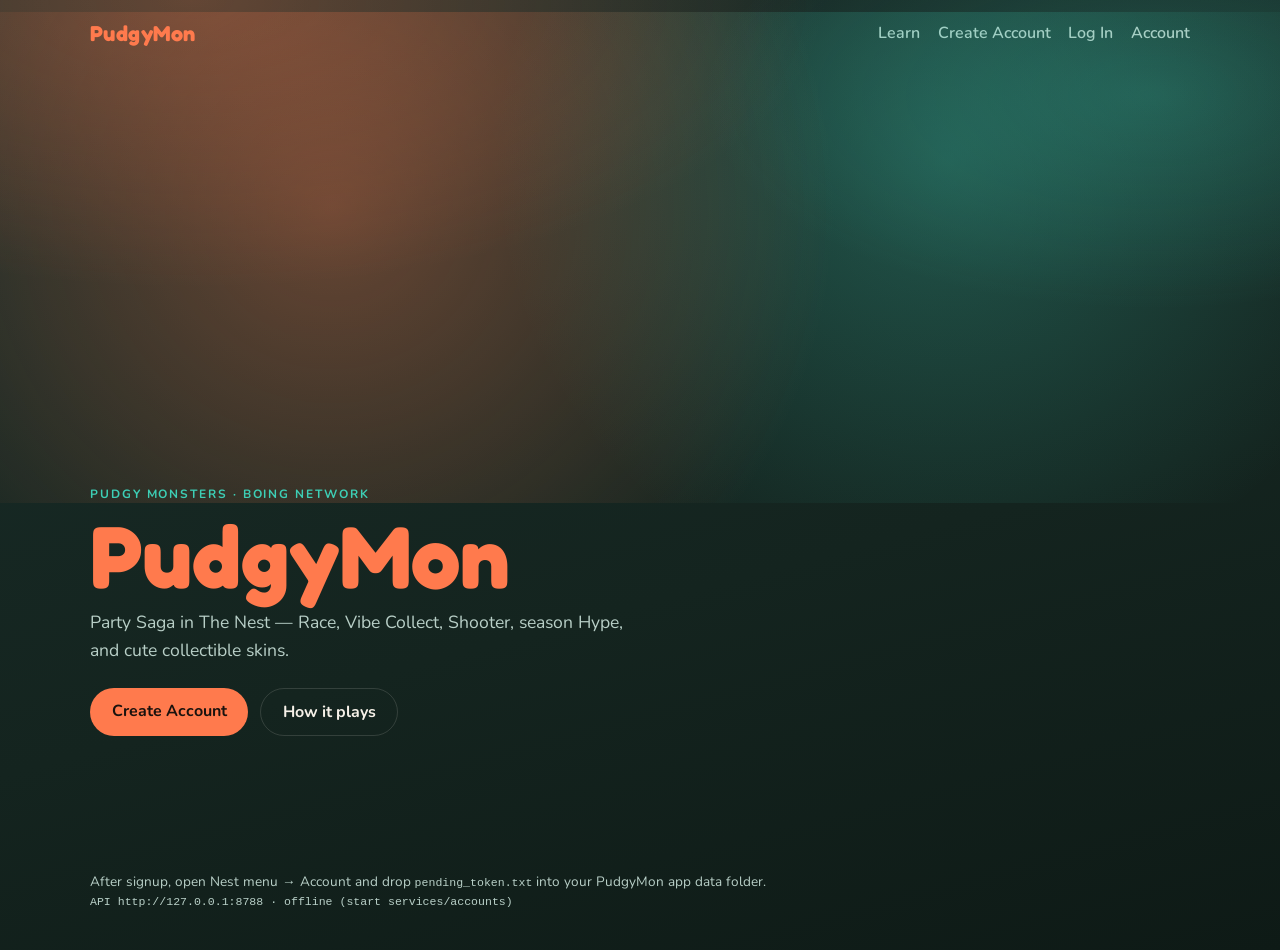
<file: web/index.html>
<!DOCTYPE html>
<html lang="en">
<head>
  <meta charset="utf-8" />
  <meta name="viewport" content="width=device-width, initial-scale=1" />
  <title>PudgyMon: Party Saga</title>
  <link rel="stylesheet" href="css/site.css" />
</head>
<body>
  <nav class="nav">
    <a class="nav-brand" href="index.html">PudgyMon</a>
    <div class="nav-links">
      <a data-nav href="learn.html">Learn</a>
      <a data-nav href="signup.html">Create Account</a>
      <a data-nav href="login.html">Log In</a>
      <a data-nav href="account.html">Account</a>
    </div>
  </nav>

  <main class="shell wide">
    <section class="hero">
      <p class="eyebrow">Pudgy Monsters · Boing Network</p>
      <h1 class="brand-hero">PudgyMon</h1>
      <p class="lede">
        Party Saga in The Nest — Race, Vibe Collect, Shooter, season Hype, and cute collectible skins.
      </p>
      <div class="cta-row">
        <a class="btn" href="signup.html">Create Account</a>
        <a class="btn ghost" href="learn.html">How it plays</a>
      </div>
    </section>
  </main>

  <footer>
    After signup, open Nest menu → Account and drop <code class="mono">pending_token.txt</code>
    into your PudgyMon app data folder.
    <br /><span class="mono" id="apiHealth"></span>
  </footer>
  <script src="js/config.js"></script>
  <script src="js/api.js"></script>
  <script src="js/nav.js"></script>
</body>
</html>
</file>
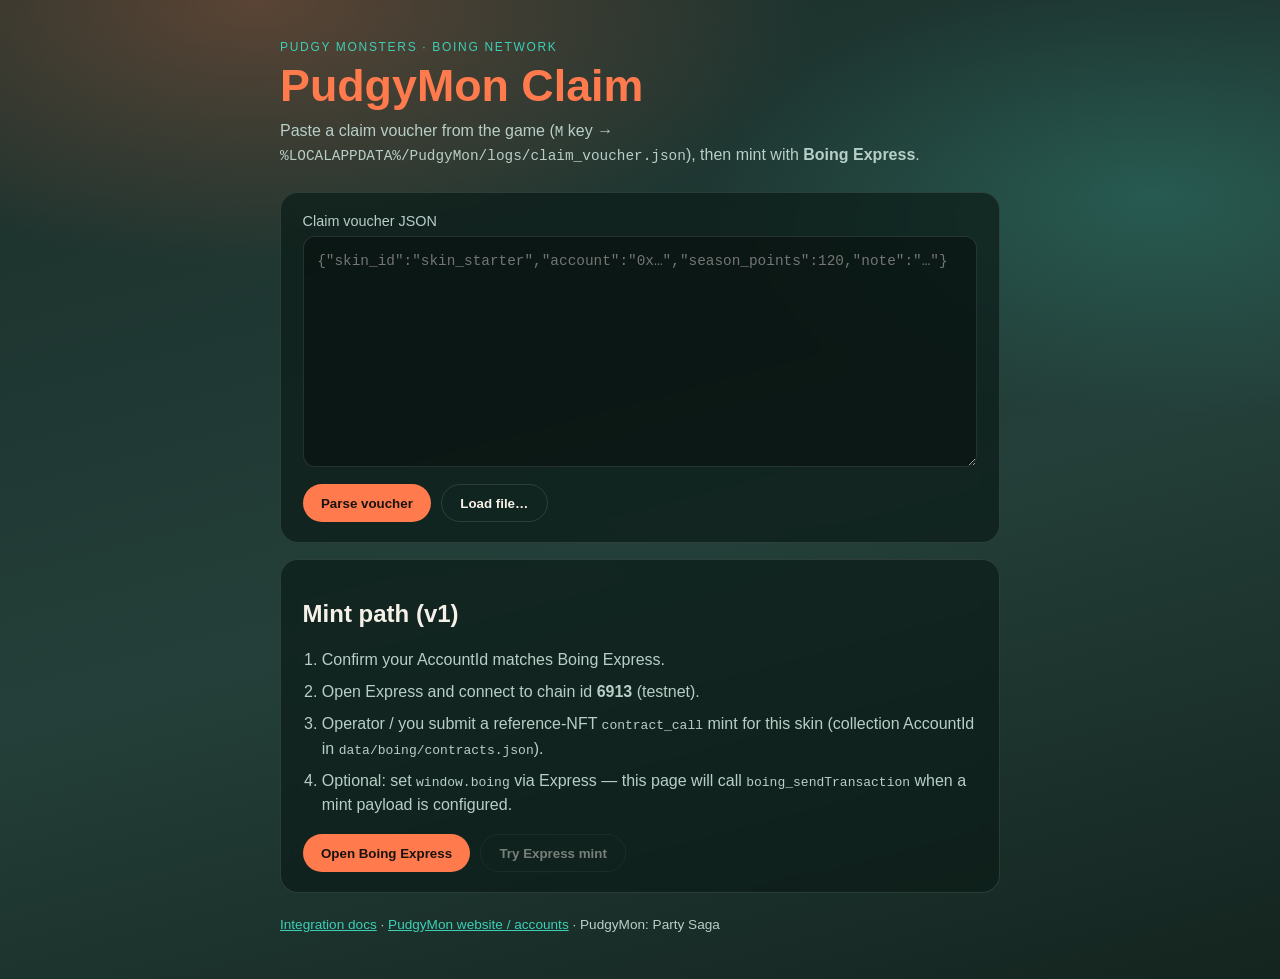
<file: companion/claim/index.html>
<!DOCTYPE html>
<html lang="en">
<head>
  <meta charset="utf-8" />
  <meta name="viewport" content="width=device-width, initial-scale=1" />
  <title>PudgyMon — Claim Companion</title>
  <link rel="stylesheet" href="styles.css" />
</head>
<body>
  <main class="shell">
    <header>
      <p class="eyebrow">Pudgy Monsters · Boing Network</p>
      <h1>PudgyMon Claim</h1>
      <p class="lede">
        Paste a claim voucher from the game (<code>M</code> key →
        <code>%LOCALAPPDATA%/PudgyMon/logs/claim_voucher.json</code>),
        then mint with <strong>Boing Express</strong>.
      </p>
    </header>

    <section class="panel">
      <label for="voucher">Claim voucher JSON</label>
      <textarea id="voucher" rows="10" placeholder='{"skin_id":"skin_starter","account":"0x…","season_points":120,"note":"…"}'></textarea>
      <div class="row">
        <button type="button" id="parseBtn">Parse voucher</button>
        <button type="button" id="fileBtn" class="ghost">Load file…</button>
        <input type="file" id="fileInput" accept="application/json,.json" hidden />
      </div>
      <p id="parseStatus" class="status" hidden></p>
    </section>

    <section class="panel" id="summary" hidden>
      <h2>Ready to claim</h2>
      <dl>
        <div><dt>Skin</dt><dd id="outSkin">—</dd></div>
        <div><dt>Account</dt><dd id="outAccount" class="mono">—</dd></div>
        <div><dt>Season points</dt><dd id="outPoints">—</dd></div>
        <div><dt>Note</dt><dd id="outNote">—</dd></div>
      </dl>
    </section>

    <section class="panel steps">
      <h2>Mint path (v1)</h2>
      <ol>
        <li>Confirm your AccountId matches Boing Express.</li>
        <li>Open Express and connect to chain id <strong>6913</strong> (testnet).</li>
        <li>Operator / you submit a reference-NFT <code>contract_call</code> mint for this skin
          (collection AccountId in <code>data/boing/contracts.json</code>).</li>
        <li>Optional: set <code>window.boing</code> via Express — this page will call
          <code>boing_sendTransaction</code> when a mint payload is configured.</li>
      </ol>
      <div class="row">
        <button type="button" id="expressBtn">Open Boing Express</button>
        <button type="button" id="mintBtn" class="ghost" disabled>Try Express mint</button>
      </div>
      <p id="mintStatus" class="status" hidden></p>
    </section>

    <footer>
      <a href="../../docs/BOING_INTEGRATION.md">Integration docs</a>
      · <a href="../../web/index.html">PudgyMon website / accounts</a>
      · PudgyMon: Party Saga
    </footer>
  </main>
  <script src="claim.js"></script>
</body>
</html>
</file>
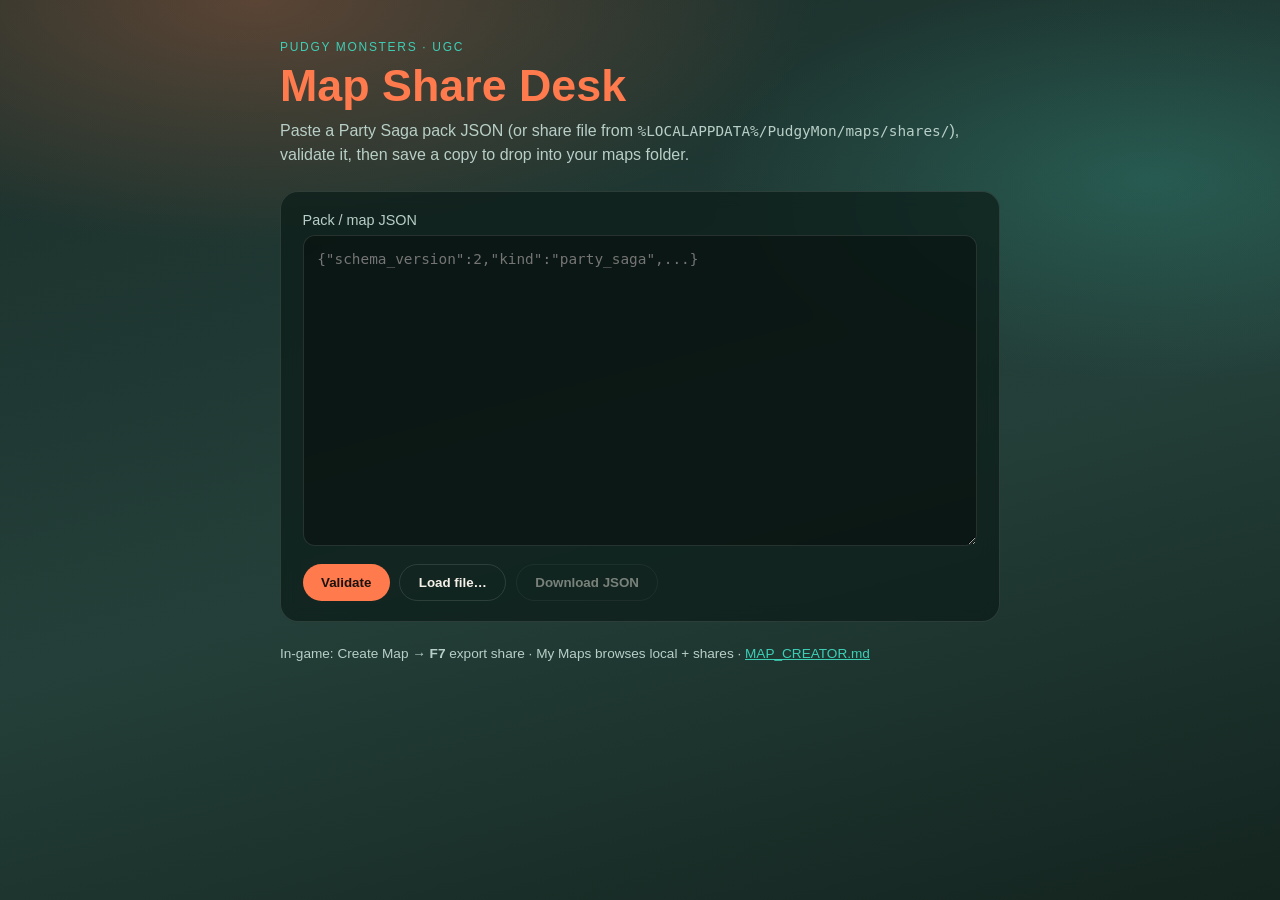
<file: companion/maps/index.html>
<!DOCTYPE html>
<html lang="en">
<head>
  <meta charset="utf-8" />
  <meta name="viewport" content="width=device-width, initial-scale=1" />
  <title>PudgyMon — Map Share Desk</title>
  <link rel="stylesheet" href="../claim/styles.css" />
</head>
<body>
  <main class="shell">
    <header>
      <p class="eyebrow">Pudgy Monsters · UGC</p>
      <h1>Map Share Desk</h1>
      <p class="lede">
        Paste a Party Saga pack JSON (or share file from
        <code>%LOCALAPPDATA%/PudgyMon/maps/shares/</code>), validate it, then save a copy to drop into your maps folder.
      </p>
    </header>

    <section class="panel">
      <label for="pack">Pack / map JSON</label>
      <textarea id="pack" rows="14" placeholder='{"schema_version":2,"kind":"party_saga",...}'></textarea>
      <div class="row">
        <button type="button" id="validateBtn">Validate</button>
        <button type="button" id="fileBtn" class="ghost">Load file…</button>
        <input type="file" id="fileInput" accept="application/json,.json" hidden />
        <button type="button" id="downloadBtn" class="ghost" disabled>Download JSON</button>
      </div>
      <p id="status" class="status" hidden></p>
    </section>

    <section class="panel" id="summary" hidden>
      <h2>Validated</h2>
      <dl>
        <div><dt>Kind</dt><dd id="outKind">—</dd></div>
        <div><dt>Id</dt><dd id="outId" class="mono">—</dd></div>
        <div><dt>Label</dt><dd id="outLabel">—</dd></div>
      </dl>
    </section>

    <footer>
      In-game: Create Map → <strong>F7</strong> export share · My Maps browses local + shares ·
      <a href="../../docs/MAP_CREATOR.md">MAP_CREATOR.md</a>
    </footer>
  </main>
  <script src="maps.js"></script>
</body>
</html>
</file>
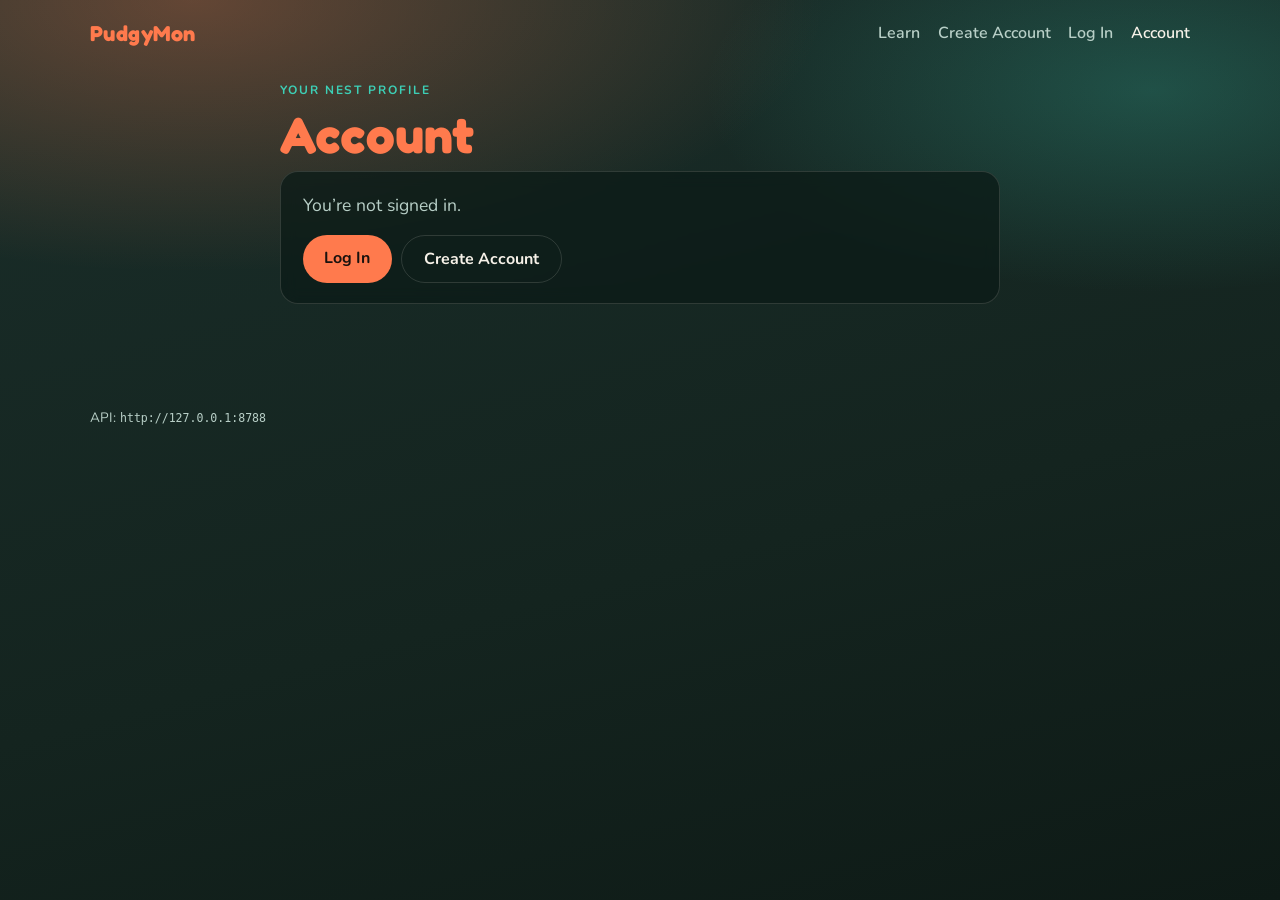
<file: web/account.html>
<!DOCTYPE html>
<html lang="en">
<head>
  <meta charset="utf-8" />
  <meta name="viewport" content="width=device-width, initial-scale=1" />
  <title>Account — PudgyMon</title>
  <link rel="stylesheet" href="css/site.css" />
</head>
<body>
  <nav class="nav">
    <a class="nav-brand" href="index.html">PudgyMon</a>
    <div class="nav-links">
      <a data-nav href="learn.html">Learn</a>
      <a data-nav href="signup.html">Create Account</a>
      <a data-nav href="login.html">Log In</a>
      <a data-nav href="account.html">Account</a>
    </div>
  </nav>

  <main class="shell">
    <p class="eyebrow">Your Nest profile</p>
    <h1 class="brand-hero" style="font-size: clamp(2.2rem, 6vw, 3.2rem)">Account</h1>

    <section class="panel" id="guestPanel">
      <p class="lede" style="margin: 0">You’re not signed in.</p>
      <div class="row">
        <a class="btn" href="login.html">Log In</a>
        <a class="btn ghost" href="signup.html">Create Account</a>
      </div>
    </section>

    <section class="panel" id="userPanel" hidden>
      <p id="who" class="lede" style="margin-top: 0"></p>
      <form id="profileForm">
        <label for="display_name">Display name</label>
        <input id="display_name" maxlength="48" required />

        <label for="boing_wallet">Boing wallet (0x + 64 hex AccountId)</label>
        <input id="boing_wallet" class="mono" placeholder="0x…" />
        <p class="lede" style="margin: 0 0 12px; font-size: 0.9rem">
          Created automatically at registration and linked to this account.
          Editing replaces the custodial wallet with an external AccountId.
        </p>

        <div class="row">
          <button class="btn" type="submit">Save</button>
          <button class="btn ghost" type="button" id="exportWalletBtn">Export wallet secret</button>
          <button class="btn ghost" type="button" id="tokenBtn">Show game token</button>
          <button class="btn ghost" type="button" id="logoutBtn">Log out</button>
        </div>
      </form>
      <p id="status" class="status" hidden></p>
      <div id="tokenPanel" hidden>
        <div class="token-box mono" id="tokenOut"></div>
        <div class="row">
          <button class="btn ghost" type="button" id="downloadBtn">Download pending_token.txt</button>
        </div>
      </div>
    </section>
  </main>

  <footer>API: <span class="mono" id="apiLabel"></span></footer>
  <script src="js/config.js"></script>
  <script src="js/api.js"></script>
  <script src="js/nav.js"></script>
  <script>
    document.getElementById("apiLabel").textContent = PudgyMonApi.apiBase();
    const guest = document.getElementById("guestPanel");
    const user = document.getElementById("userPanel");
    const status = document.getElementById("status");
    const who = document.getElementById("who");

    async function load() {
      if (!PudgyMonApi.getToken()) {
        guest.hidden = false;
        user.hidden = true;
        return;
      }
      try {
        const profile = await PudgyMonApi.me();
        guest.hidden = true;
        user.hidden = false;
        who.textContent = `${profile.email} · id ${profile.id}`;
        display_name.value = profile.display_name || "";
        boing_wallet.value = profile.boing_wallet || "";
      } catch (err) {
        PudgyMonApi.logout();
        guest.hidden = false;
        user.hidden = true;
      }
    }

    document.getElementById("profileForm").onsubmit = async (e) => {
      e.preventDefault();
      status.hidden = false;
      status.classList.remove("err");
      try {
        const profile = await PudgyMonApi.patchMe({
          display_name: display_name.value.trim(),
          boing_wallet: boing_wallet.value.trim(),
        });
        status.textContent = "Saved.";
        who.textContent = `${profile.email} · id ${profile.id}`;
      } catch (err) {
        status.classList.add("err");
        status.textContent = err.message || String(err);
      }
    };

    document.getElementById("exportWalletBtn").onclick = async () => {
      status.hidden = false;
      status.classList.remove("err");
      try {
        const data = await PudgyMonApi.exportWalletSecret();
        tokenPanel.hidden = false;
        tokenOut.textContent = `wallet: ${data.boing_wallet}\nsecret: ${data.boing_wallet_secret}`;
        status.textContent = "Custodial wallet secret loaded — store offline.";
      } catch (err) {
        status.classList.add("err");
        status.textContent = err.message || String(err);
      }
    };

    document.getElementById("tokenBtn").onclick = () => {
      tokenPanel.hidden = false;
      tokenOut.textContent = PudgyMonApi.getToken();
    };
    document.getElementById("downloadBtn").onclick = () => PudgyMonApi.downloadGameToken();
    document.getElementById("logoutBtn").onclick = () => {
      PudgyMonApi.logout();
      location.reload();
    };

    load();
  </script>
</body>
</html>
</file>
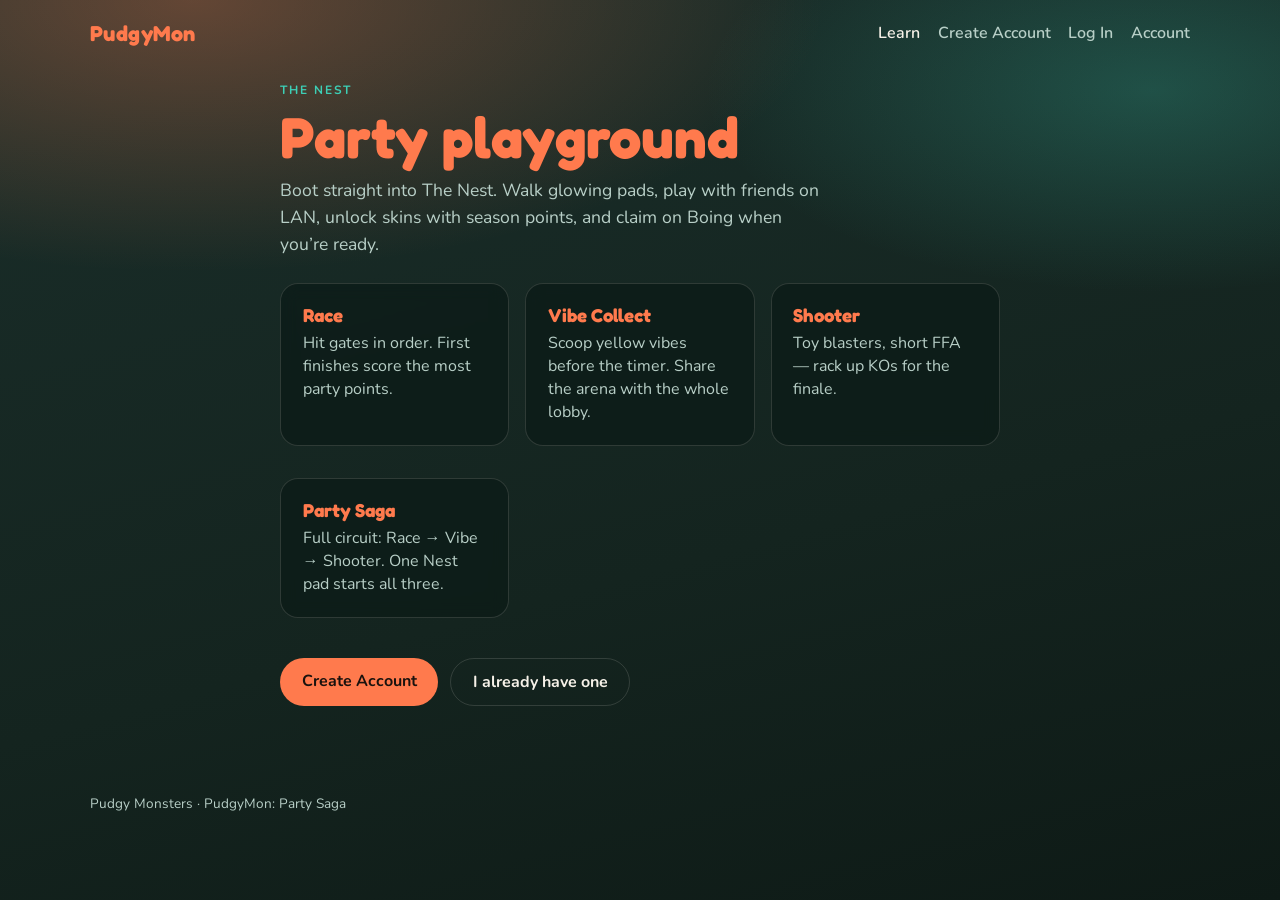
<file: web/learn.html>
<!DOCTYPE html>
<html lang="en">
<head>
  <meta charset="utf-8" />
  <meta name="viewport" content="width=device-width, initial-scale=1" />
  <title>Learn — PudgyMon</title>
  <link rel="stylesheet" href="css/site.css" />
</head>
<body>
  <nav class="nav">
    <a class="nav-brand" href="index.html">PudgyMon</a>
    <div class="nav-links">
      <a data-nav href="learn.html">Learn</a>
      <a data-nav href="signup.html">Create Account</a>
      <a data-nav href="login.html">Log In</a>
      <a data-nav href="account.html">Account</a>
    </div>
  </nav>

  <main class="shell">
    <p class="eyebrow">The Nest</p>
    <h1 class="brand-hero" style="font-size: clamp(2.4rem, 7vw, 3.6rem)">Party playground</h1>
    <p class="lede">
      Boot straight into The Nest. Walk glowing pads, play with friends on LAN, unlock skins with season points, and claim on Boing when you’re ready.
    </p>

    <div class="learn-grid">
      <article class="panel">
        <h3>Race</h3>
        <p>Hit gates in order. First finishes score the most party points.</p>
      </article>
      <article class="panel">
        <h3>Vibe Collect</h3>
        <p>Scoop yellow vibes before the timer. Share the arena with the whole lobby.</p>
      </article>
      <article class="panel">
        <h3>Shooter</h3>
        <p>Toy blasters, short FFA — rack up KOs for the finale.</p>
      </article>
      <article class="panel">
        <h3>Party Saga</h3>
        <p>Full circuit: Race → Vibe → Shooter. One Nest pad starts all three.</p>
      </article>
    </div>

    <div class="cta-row" style="margin-top: 1.5rem">
      <a class="btn" href="signup.html">Create Account</a>
      <a class="btn ghost" href="login.html">I already have one</a>
    </div>
  </main>

  <footer>Pudgy Monsters · PudgyMon: Party Saga</footer>
  <script src="js/nav.js"></script>
</body>
</html>
</file>
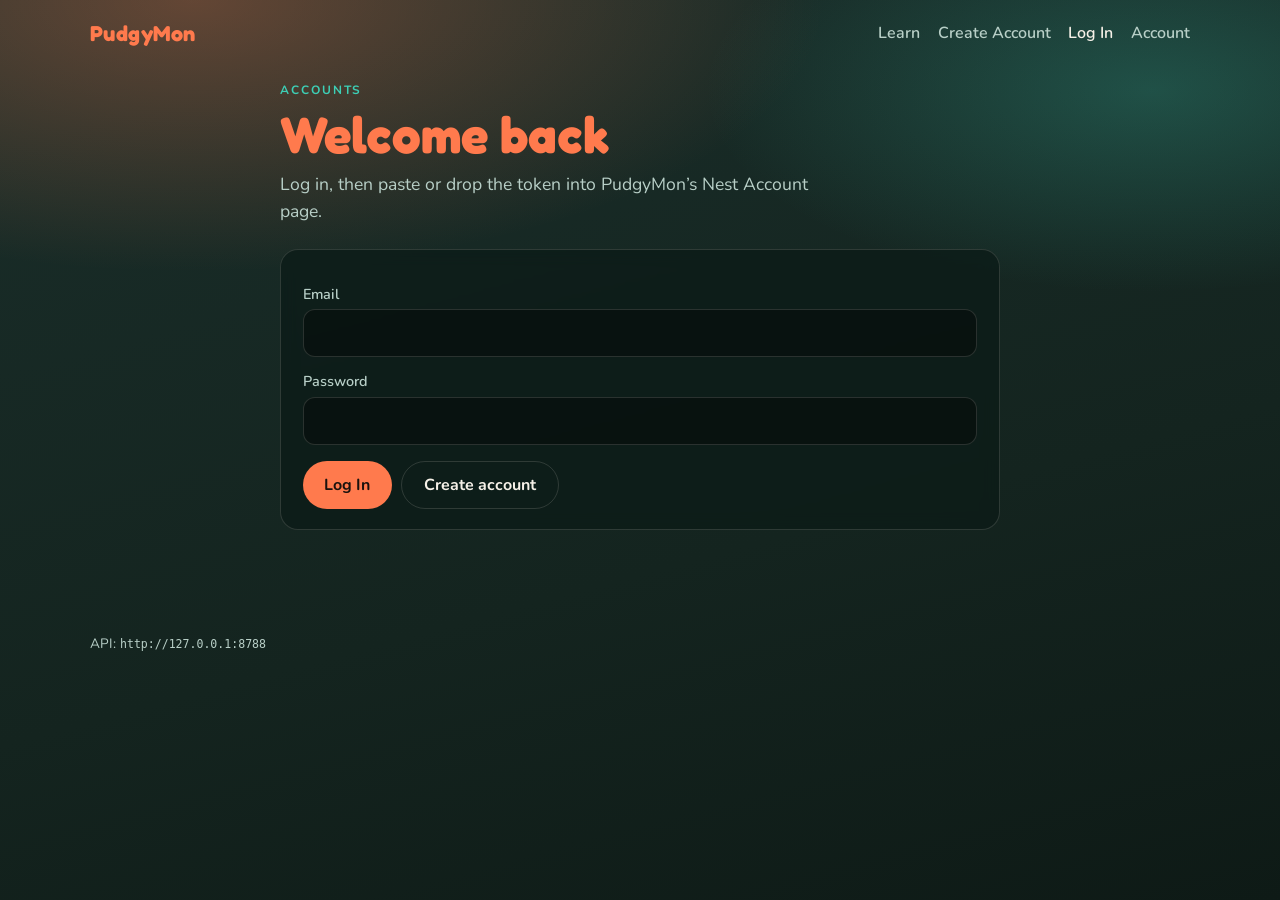
<file: web/login.html>
<!DOCTYPE html>
<html lang="en">
<head>
  <meta charset="utf-8" />
  <meta name="viewport" content="width=device-width, initial-scale=1" />
  <title>Log In — PudgyMon</title>
  <link rel="stylesheet" href="css/site.css" />
</head>
<body>
  <nav class="nav">
    <a class="nav-brand" href="index.html">PudgyMon</a>
    <div class="nav-links">
      <a data-nav href="learn.html">Learn</a>
      <a data-nav href="signup.html">Create Account</a>
      <a data-nav href="login.html">Log In</a>
      <a data-nav href="account.html">Account</a>
    </div>
  </nav>

  <main class="shell">
    <p class="eyebrow">Accounts</p>
    <h1 class="brand-hero" style="font-size: clamp(2.2rem, 6vw, 3.2rem)">Welcome back</h1>
    <p class="lede">Log in, then paste or drop the token into PudgyMon’s Nest Account page.</p>

    <section class="panel">
      <form id="loginForm">
        <label for="email">Email</label>
        <input id="email" type="email" required autocomplete="email" />

        <label for="password">Password</label>
        <input id="password" type="password" required autocomplete="current-password" />

        <div class="row">
          <button class="btn" type="submit">Log In</button>
          <a class="btn ghost" href="signup.html">Create account</a>
        </div>
      </form>
      <p id="status" class="status" hidden></p>
      <div id="tokenPanel" hidden>
        <p class="status">Logged in. Use this token in-game:</p>
        <div class="token-box mono" id="tokenOut"></div>
        <div class="row">
          <button class="btn" type="button" id="copyBtn">Copy token</button>
          <button class="btn ghost" type="button" id="downloadBtn">Download pending_token.txt</button>
          <a class="btn ghost" href="account.html">Manage profile</a>
        </div>
        <p class="lede" style="margin-top: 1rem; font-size: 0.95rem">
          Game path: <code class="mono">%LOCALAPPDATA%\PudgyMon\pending_token.txt</code>
          then Nest menu → Account → Link pending token.
        </p>
      </div>
    </section>
  </main>

  <footer>API: <span class="mono" id="apiLabel"></span></footer>
  <script src="js/config.js"></script>
  <script src="js/api.js"></script>
  <script src="js/nav.js"></script>
  <script>
    document.getElementById("apiLabel").textContent = PudgyMonApi.apiBase();
    const status = document.getElementById("status");
    const tokenPanel = document.getElementById("tokenPanel");
    const tokenOut = document.getElementById("tokenOut");

    document.getElementById("loginForm").onsubmit = async (e) => {
      e.preventDefault();
      status.hidden = false;
      status.classList.remove("err");
      status.textContent = "Signing in…";
      tokenPanel.hidden = true;
      try {
        const data = await PudgyMonApi.login(email.value.trim(), password.value);
        status.textContent = `Hi, ${data.profile.display_name}`;
        tokenOut.textContent = data.access_token;
        tokenPanel.hidden = false;
      } catch (err) {
        status.classList.add("err");
        status.textContent = err.message || String(err);
      }
    };

    document.getElementById("copyBtn").onclick = async () => {
      await navigator.clipboard.writeText(tokenOut.textContent);
      status.textContent = "Token copied.";
      status.classList.remove("err");
    };
    document.getElementById("downloadBtn").onclick = () =>
      PudgyMonApi.downloadGameToken(tokenOut.textContent);
  </script>
</body>
</html>
</file>
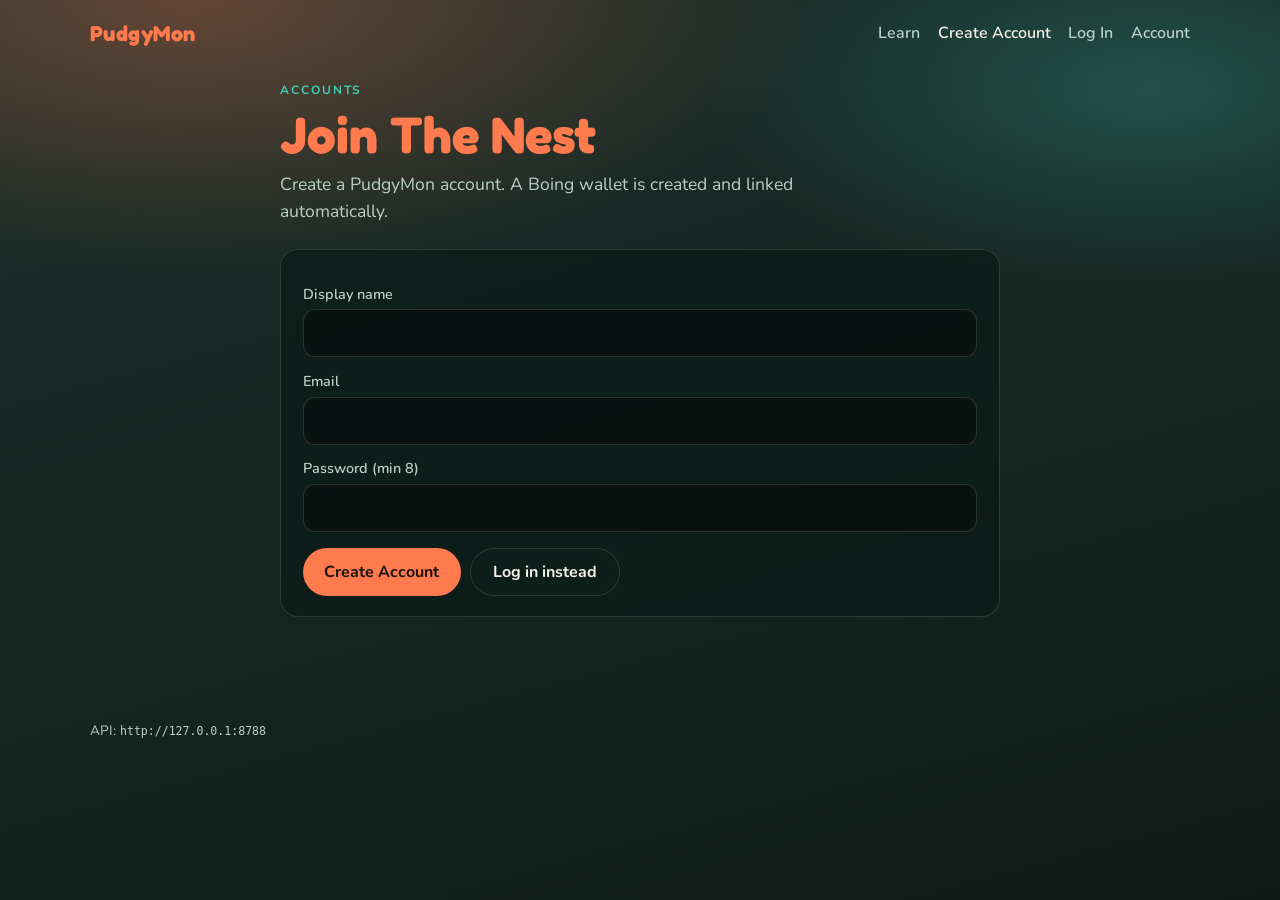
<file: web/signup.html>
<!DOCTYPE html>
<html lang="en">
<head>
  <meta charset="utf-8" />
  <meta name="viewport" content="width=device-width, initial-scale=1" />
  <title>Create Account — PudgyMon</title>
  <link rel="stylesheet" href="css/site.css" />
</head>
<body>
  <nav class="nav">
    <a class="nav-brand" href="index.html">PudgyMon</a>
    <div class="nav-links">
      <a data-nav href="learn.html">Learn</a>
      <a data-nav href="signup.html">Create Account</a>
      <a data-nav href="login.html">Log In</a>
      <a data-nav href="account.html">Account</a>
    </div>
  </nav>

  <main class="shell">
    <p class="eyebrow">Accounts</p>
    <h1 class="brand-hero" style="font-size: clamp(2.2rem, 6vw, 3.2rem)">Join The Nest</h1>
    <p class="lede">Create a PudgyMon account. A Boing wallet is created and linked automatically.</p>

    <section class="panel">
      <form id="signupForm">
        <label for="display_name">Display name</label>
        <input id="display_name" name="display_name" required maxlength="48" autocomplete="nickname" />

        <label for="email">Email</label>
        <input id="email" name="email" type="email" required autocomplete="email" />

        <label for="password">Password (min 8)</label>
        <input id="password" name="password" type="password" required minlength="8" autocomplete="new-password" />

        <div class="row">
          <button class="btn" type="submit">Create Account</button>
          <a class="btn ghost" href="login.html">Log in instead</a>
        </div>
      </form>
      <p id="status" class="status" hidden></p>
      <div id="tokenPanel" hidden>
        <p class="status">Account created. Save your Boing wallet secret now — it is only shown once.</p>
        <p class="lede" style="margin: 0 0 8px">Boing wallet</p>
        <div class="token-box mono" id="walletOut"></div>
        <p class="lede" style="margin: 12px 0 8px">Wallet secret (private)</p>
        <div class="token-box mono" id="secretOut"></div>
        <p class="lede" style="margin: 12px 0 8px">Game token</p>
        <div class="token-box mono" id="tokenOut"></div>
        <div class="row">
          <button class="btn" type="button" id="copyWalletBtn">Copy wallet</button>
          <button class="btn ghost" type="button" id="copySecretBtn">Copy secret</button>
          <button class="btn ghost" type="button" id="downloadBtn">Download pending_token.txt</button>
          <a class="btn ghost" href="account.html">Go to account</a>
        </div>
      </div>
    </section>
  </main>

  <footer>API: <span class="mono" id="apiLabel"></span></footer>
  <script src="js/config.js"></script>
  <script src="js/api.js"></script>
  <script src="js/nav.js"></script>
  <script>
    document.getElementById("apiLabel").textContent = PudgyMonApi.apiBase();
    const status = document.getElementById("status");
    const tokenPanel = document.getElementById("tokenPanel");
    const tokenOut = document.getElementById("tokenOut");
    const walletOut = document.getElementById("walletOut");
    const secretOut = document.getElementById("secretOut");

    document.getElementById("signupForm").onsubmit = async (e) => {
      e.preventDefault();
      status.hidden = false;
      status.classList.remove("err");
      status.textContent = "Creating account + Boing wallet…";
      tokenPanel.hidden = true;
      try {
        const data = await PudgyMonApi.signup(
          email.value.trim(),
          password.value,
          display_name.value.trim()
        );
        status.textContent = `Welcome, ${data.profile.display_name}`;
        walletOut.textContent = data.profile.boing_wallet || "(missing wallet)";
        secretOut.textContent = data.boing_wallet_secret || "(not returned — use Account → Export)";
        tokenOut.textContent = data.access_token;
        tokenPanel.hidden = false;
      } catch (err) {
        status.classList.add("err");
        status.textContent = err.message || String(err);
      }
    };

    document.getElementById("copyWalletBtn").onclick = async () => {
      await navigator.clipboard.writeText(walletOut.textContent);
      status.textContent = "Wallet address copied.";
      status.classList.remove("err");
    };
    document.getElementById("copySecretBtn").onclick = async () => {
      await navigator.clipboard.writeText(secretOut.textContent);
      status.textContent = "Wallet secret copied. Store it offline.";
      status.classList.remove("err");
    };
    document.getElementById("downloadBtn").onclick = () =>
      PudgyMonApi.downloadGameToken(tokenOut.textContent);
  </script>
</body>
</html>
</file>
<file: web/css/site.css>
@import url("https://fonts.googleapis.com/css2?family=Fredoka:wght@500;700&family=Nunito:wght@400;600;700&display=swap");

:root {
  --bg0: #14241f;
  --bg1: #1a2e2a;
  --ink: #f6f1e8;
  --muted: #b8cfc7;
  --accent: #ff7a4d;
  --accent2: #3dcfb6;
  --panel: rgba(12, 28, 24, 0.78);
  --line: rgba(246, 241, 232, 0.14);
  font-family: "Nunito", "Trebuchet MS", sans-serif;
}

* { box-sizing: border-box; }

body {
  margin: 0;
  min-height: 100vh;
  color: var(--ink);
  background:
    radial-gradient(ellipse 90% 55% at 15% 0%, rgba(255, 122, 77, 0.32), transparent 55%),
    radial-gradient(ellipse 70% 45% at 90% 10%, rgba(61, 207, 182, 0.24), transparent 50%),
    linear-gradient(165deg, var(--bg1), var(--bg0) 60%, #0e1a16);
}

a { color: var(--accent2); text-decoration: none; }
a:hover { text-decoration: underline; }

.nav {
  display: flex;
  flex-wrap: wrap;
  gap: 1rem;
  align-items: center;
  justify-content: space-between;
  width: min(1100px, calc(100% - 2rem));
  margin: 0 auto;
  padding: 1.25rem 0;
}

.nav-brand {
  font-family: "Fredoka", "Nunito", sans-serif;
  font-weight: 700;
  font-size: 1.35rem;
  color: var(--accent);
  letter-spacing: 0.02em;
}

.nav-links {
  display: flex;
  flex-wrap: wrap;
  gap: 0.85rem 1.1rem;
  align-items: center;
}

.nav-links a { color: var(--muted); font-weight: 600; }
.nav-links a:hover { color: var(--ink); text-decoration: none; }

.shell {
  width: min(720px, calc(100% - 2rem));
  margin: 0 auto;
  padding: 1rem 0 3.5rem;
}

.shell.wide { width: min(1100px, calc(100% - 2rem)); }

.hero {
  min-height: min(78vh, 720px);
  display: flex;
  flex-direction: column;
  justify-content: flex-end;
  padding: 2rem 0 3rem;
  position: relative;
}

.hero::before {
  content: "";
  position: absolute;
  inset: -10% -20% auto;
  height: 70%;
  background:
    radial-gradient(circle at 30% 40%, rgba(255, 122, 77, 0.35), transparent 45%),
    radial-gradient(circle at 70% 30%, rgba(61, 207, 182, 0.28), transparent 40%);
  pointer-events: none;
  z-index: 0;
}

.hero > * { position: relative; z-index: 1; }

.eyebrow {
  letter-spacing: 0.16em;
  text-transform: uppercase;
  font-size: 0.75rem;
  color: var(--accent2);
  margin: 0 0 0.75rem;
  font-weight: 700;
}

.brand-hero {
  font-family: "Fredoka", "Nunito", sans-serif;
  font-size: clamp(3.2rem, 10vw, 5.5rem);
  line-height: 0.95;
  margin: 0 0 0.75rem;
  color: var(--accent);
  font-weight: 700;
}

.lede {
  color: var(--muted);
  line-height: 1.55;
  margin: 0 0 1.5rem;
  max-width: 34rem;
  font-size: 1.1rem;
}

.cta-row {
  display: flex;
  flex-wrap: wrap;
  gap: 0.75rem;
}

.btn {
  border: 0;
  border-radius: 999px;
  padding: 0.75rem 1.35rem;
  background: var(--accent);
  color: #1a120e;
  font-weight: 700;
  font-family: inherit;
  font-size: 1rem;
  cursor: pointer;
  display: inline-block;
  text-decoration: none;
}

.btn:hover { filter: brightness(1.05); text-decoration: none; color: #1a120e; }

.btn.ghost {
  background: transparent;
  color: var(--ink);
  border: 1px solid var(--line);
}

.btn:disabled { opacity: 0.45; cursor: not-allowed; }

.panel {
  background: var(--panel);
  border: 1px solid var(--line);
  border-radius: 18px;
  padding: 1.25rem 1.35rem;
  margin-bottom: 1rem;
  backdrop-filter: blur(8px);
}

h2 {
  font-family: "Fredoka", "Nunito", sans-serif;
  margin: 0 0 0.6rem;
  color: var(--accent2);
  font-size: 1.6rem;
}

label {
  display: block;
  margin: 0.85rem 0 0.35rem;
  color: var(--muted);
  font-size: 0.9rem;
  font-weight: 600;
}

input, textarea {
  width: 100%;
  border-radius: 12px;
  border: 1px solid var(--line);
  background: rgba(0, 0, 0, 0.35);
  color: var(--ink);
  padding: 0.75rem 0.85rem;
  font: inherit;
}

.row { display: flex; flex-wrap: wrap; gap: 0.6rem; margin-top: 1rem; }

.status {
  margin: 0.85rem 0 0;
  color: var(--accent2);
  font-size: 0.92rem;
}

.status.err { color: #ff8f8f; }

.mono {
  font-family: ui-monospace, Consolas, monospace;
  font-size: 0.85em;
  word-break: break-all;
}

.token-box {
  margin-top: 0.75rem;
  padding: 0.85rem;
  border-radius: 12px;
  background: rgba(0, 0, 0, 0.4);
  border: 1px solid var(--line);
  max-height: 8rem;
  overflow: auto;
}

.learn-grid {
  display: grid;
  grid-template-columns: repeat(auto-fit, minmax(220px, 1fr));
  gap: 1rem;
  margin-top: 1.5rem;
}

.learn-grid h3 {
  margin: 0 0 0.4rem;
  font-family: "Fredoka", "Nunito", sans-serif;
  color: var(--accent);
}

.learn-grid p { margin: 0; color: var(--muted); line-height: 1.45; }

footer {
  width: min(1100px, calc(100% - 2rem));
  margin: 2rem auto 2.5rem;
  color: var(--muted);
  font-size: 0.85rem;
}
</file>
<file: companion/claim/styles.css>
:root {
  --bg0: #1a2e2a;
  --bg1: #243f39;
  --ink: #f6f1e8;
  --muted: #b8cfc7;
  --accent: #ff7a4d;
  --accent2: #3dcfb6;
  --panel: rgba(12, 28, 24, 0.72);
  --line: rgba(246, 241, 232, 0.12);
  font-family: "Segoe UI", "Trebuchet MS", sans-serif;
}

* { box-sizing: border-box; }

body {
  margin: 0;
  min-height: 100vh;
  color: var(--ink);
  background:
    radial-gradient(ellipse 80% 50% at 20% 0%, rgba(255, 122, 77, 0.28), transparent 55%),
    radial-gradient(ellipse 70% 45% at 90% 20%, rgba(61, 207, 182, 0.22), transparent 50%),
    linear-gradient(165deg, var(--bg0), var(--bg1) 55%, #14241f);
}

.shell {
  width: min(720px, calc(100% - 2rem));
  margin: 0 auto;
  padding: 2.5rem 0 3rem;
}

.eyebrow {
  letter-spacing: 0.14em;
  text-transform: uppercase;
  font-size: 0.75rem;
  color: var(--accent2);
  margin: 0 0 0.5rem;
}

h1 {
  font-size: clamp(2rem, 5vw, 2.8rem);
  margin: 0 0 0.6rem;
  line-height: 1.05;
  color: var(--accent);
}

.lede { color: var(--muted); line-height: 1.5; margin: 0 0 1.5rem; }
.lede code, .mono { font-family: ui-monospace, Consolas, monospace; font-size: 0.9em; }

.panel {
  background: var(--panel);
  border: 1px solid var(--line);
  border-radius: 18px;
  padding: 1.25rem 1.35rem;
  margin-bottom: 1rem;
  backdrop-filter: blur(8px);
}

label { display: block; margin-bottom: 0.45rem; color: var(--muted); font-size: 0.9rem; }

textarea {
  width: 100%;
  resize: vertical;
  border-radius: 12px;
  border: 1px solid var(--line);
  background: rgba(0, 0, 0, 0.35);
  color: var(--ink);
  padding: 0.85rem;
  font: 0.9rem/1.4 ui-monospace, Consolas, monospace;
}

.row { display: flex; flex-wrap: wrap; gap: 0.6rem; margin-top: 0.85rem; }

button {
  border: 0;
  border-radius: 999px;
  padding: 0.65rem 1.15rem;
  background: var(--accent);
  color: #1a120e;
  font-weight: 700;
  cursor: pointer;
}

button.ghost {
  background: transparent;
  color: var(--ink);
  border: 1px solid var(--line);
}

button:disabled { opacity: 0.45; cursor: not-allowed; }

.status { margin: 0.75rem 0 0; color: var(--accent2); font-size: 0.9rem; }
.status.err { color: #ff8f8f; }

dl { margin: 0; }
dl > div {
  display: grid;
  grid-template-columns: 8rem 1fr;
  gap: 0.5rem;
  padding: 0.35rem 0;
  border-bottom: 1px solid var(--line);
}
dt { color: var(--muted); }
dd { margin: 0; word-break: break-all; }

.steps ol { color: var(--muted); line-height: 1.55; padding-left: 1.2rem; }
.steps li { margin-bottom: 0.45rem; }

footer {
  margin-top: 1.5rem;
  color: var(--muted);
  font-size: 0.85rem;
}
footer a { color: var(--accent2); }
</file>
